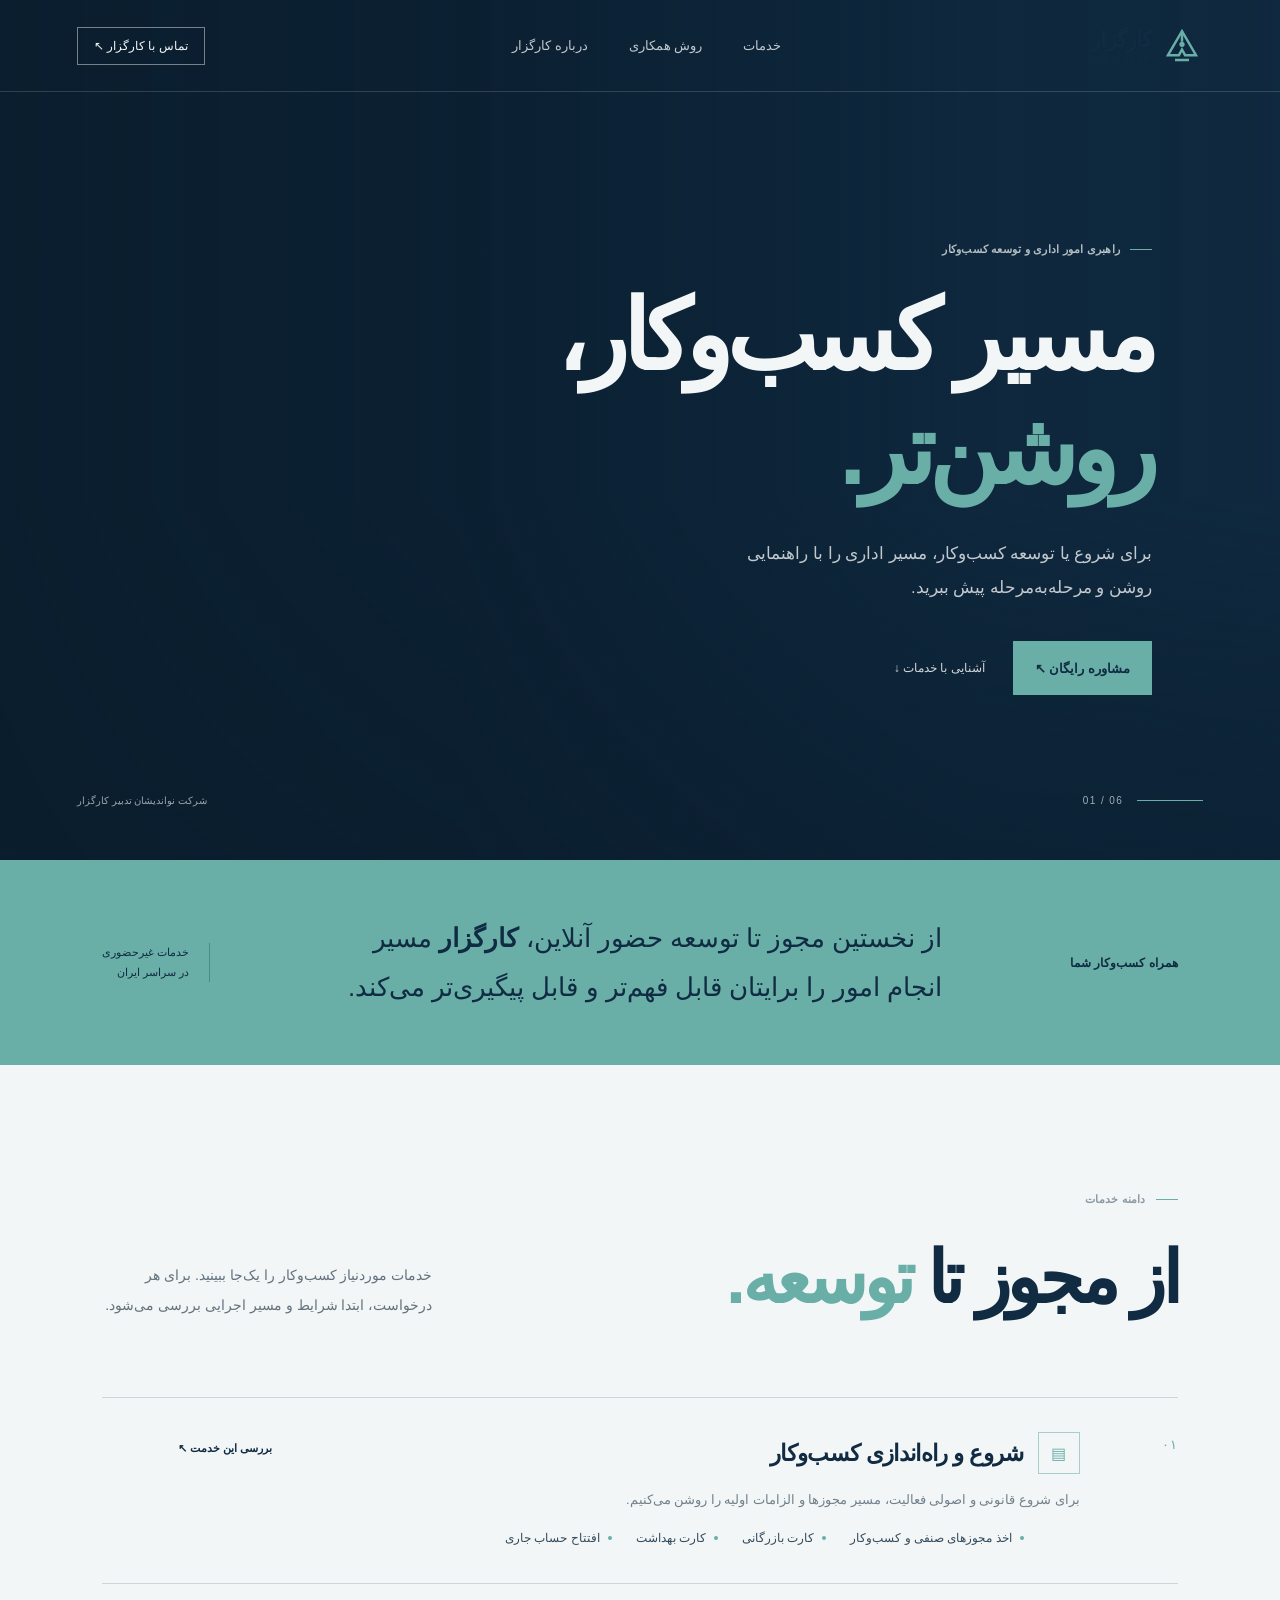
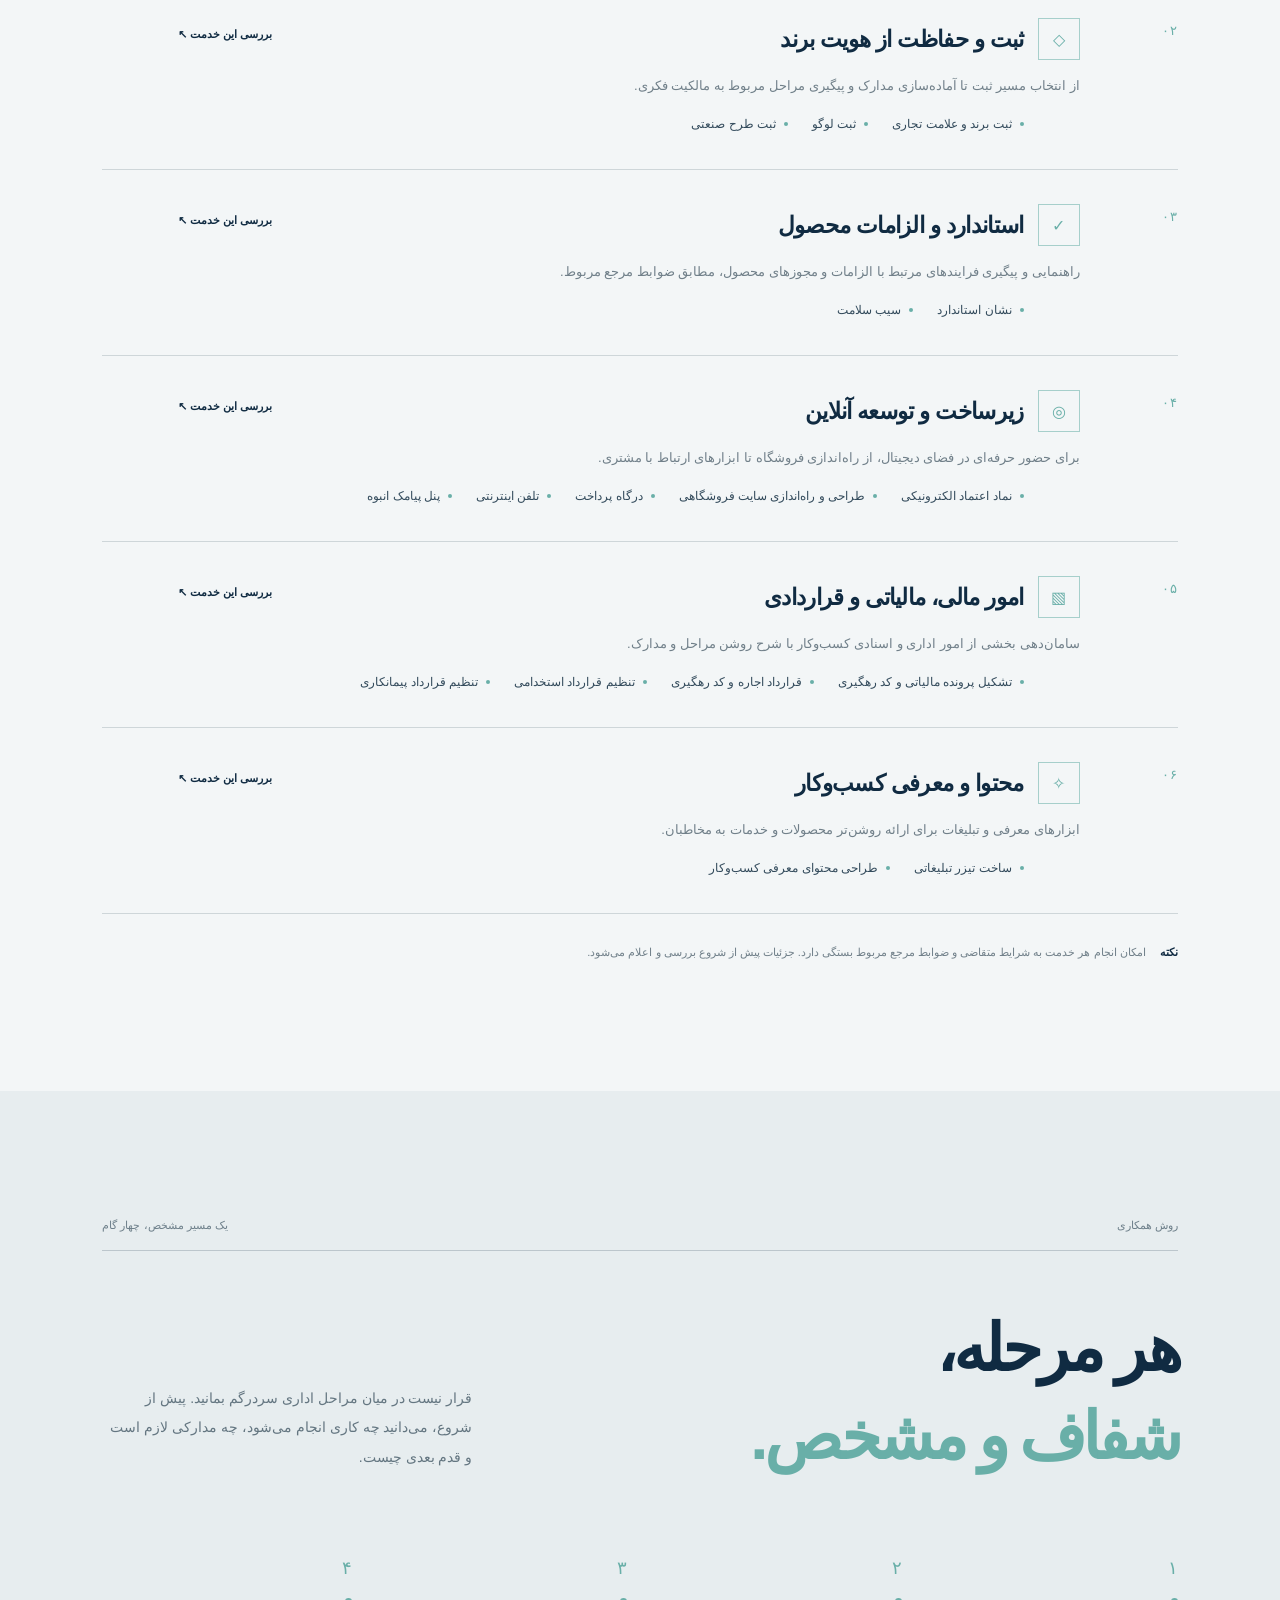
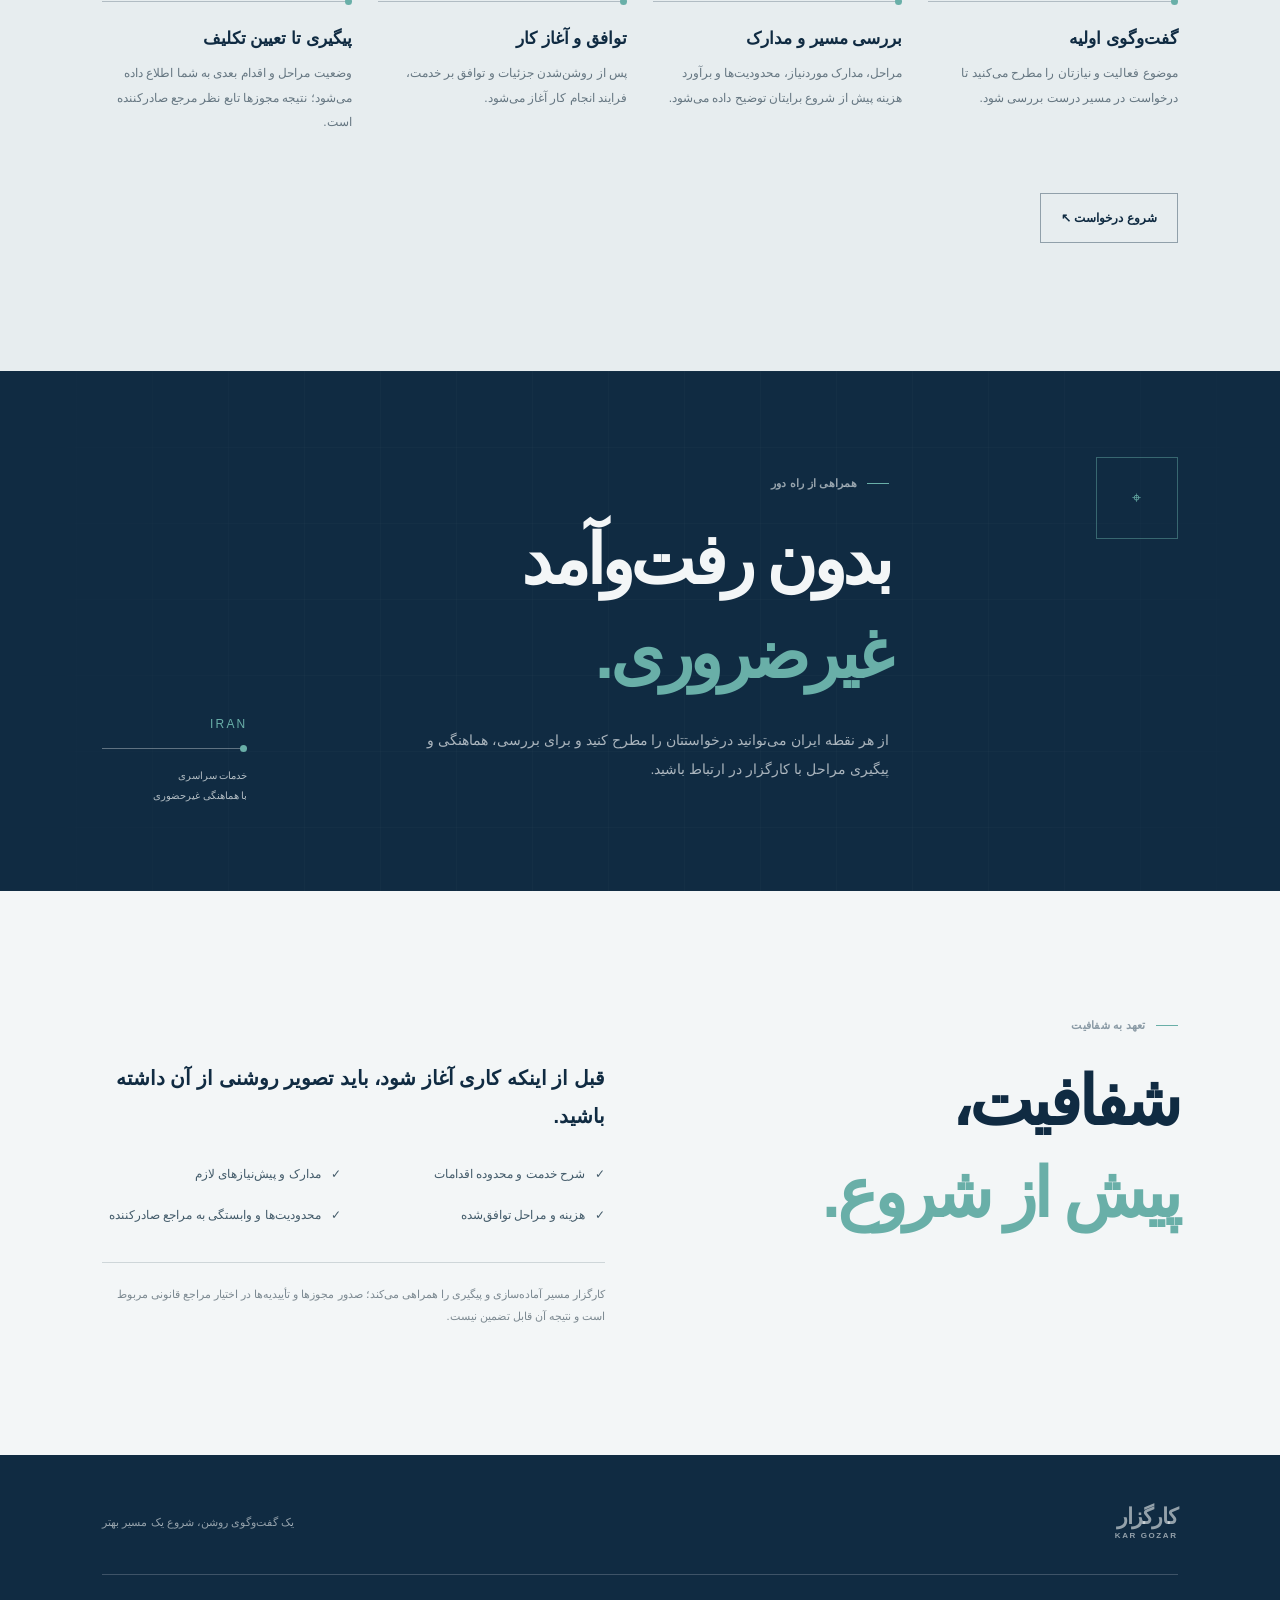
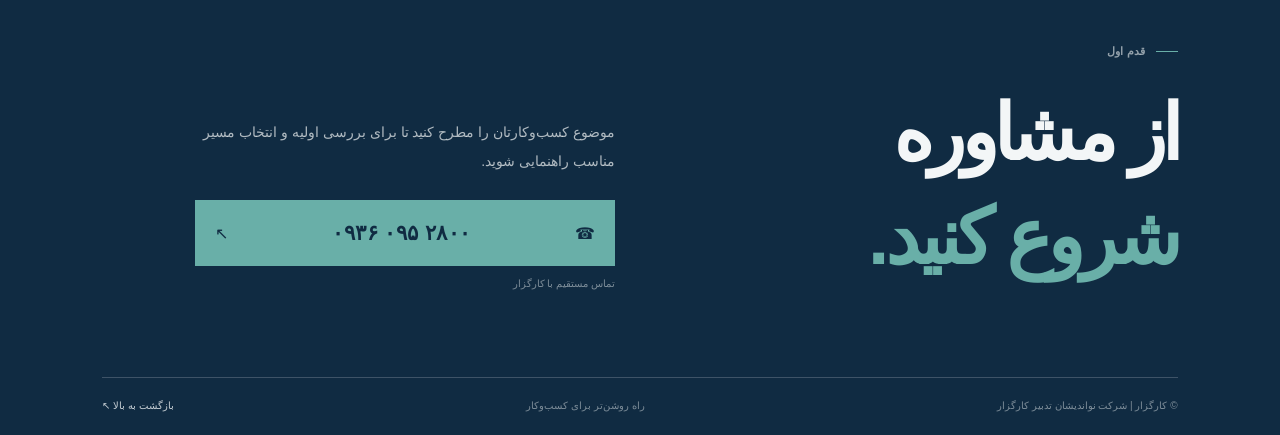
<file: index.html>
<!doctype html><html lang="fa" dir="rtl"><head><meta charset="utf-8"><meta name="viewport" content="width=device-width,initial-scale=1"><title>کارگزار | مسیر کسب‌وکار، روشن‌تر</title><meta name="description" content="خدمات اداری و توسعه کسب‌وکار به‌صورت غیرحضوری در سراسر ایران، با مشاوره اولیه رایگان."><meta name="theme-color" content="#102B42"><link rel="icon" href="/favicon.svg"><link rel="stylesheet" href="/styles.css"></head><body><main class="site-shell" dir="rtl">
<header class="site-header"><a class="brand-home" href="#top"><span class="brand-lockup"><svg class="brand-symbol" viewBox="0 0 48 48"><path d="M8 34.5 24 7l16 27.5H27.5L24 28l-3.5 6.5H8Z" fill="none" stroke="currentColor" stroke-width="2.8"/><path d="M16 40h16M24 7v12" fill="none" stroke="currentColor" stroke-width="2.8"/><circle cx="24" cy="22" r="3" fill="currentColor"/></svg><span class="brand-wordmark"><strong>کارگزار</strong><small>KAR GOZAR</small></span></span></a><nav class="main-nav"><a href="#services">خدمات</a><a href="#process">روش همکاری</a><a href="#about">درباره کارگزار</a></nav><a class="header-contact" href="tel:+989360952800">تماس با کارگزار ↖</a></header>
<section class="hero-section" id="top"><div class="hero-photo"></div><div class="hero-shade"></div><div class="hero-content"><p class="eyebrow hero-eyebrow"><span></span> راهبری امور اداری و توسعه کسب‌وکار</p><h1>مسیر کسب‌وکار،<br><em>روشن‌تر.</em></h1><p class="hero-lead">برای شروع یا توسعه کسب‌وکار، مسیر اداری را با راهنمایی روشن و مرحله‌به‌مرحله پیش ببرید.</p><div class="hero-actions"><a class="hero-primary" href="tel:+989360952800">مشاوره رایگان ↖</a><a class="hero-secondary" href="#services">آشنایی با خدمات ↓</a></div></div><div class="hero-index"><span>01 / 06</span><i></i></div><div class="hero-caption">شرکت نواندیشان تدبیر کارگزار</div></section>
<section class="intro-strip" id="about"><div class="intro-label">همراه کسب‌وکار شما</div><p>از نخستین مجوز تا توسعه حضور آنلاین، <strong>کارگزار</strong> مسیر انجام امور را برایتان قابل فهم‌تر و قابل پیگیری‌تر می‌کند.</p><div class="intro-side">خدمات غیرحضوری<br>در سراسر ایران</div></section>
<section class="services-section section-pad" id="services"><div class="section-heading"><div><p class="eyebrow"><span></span> دامنه خدمات</p><h2>از مجوز تا <em>توسعه.</em></h2></div><p class="section-summary">خدمات موردنیاز کسب‌وکار را یک‌جا ببینید. برای هر درخواست، ابتدا شرایط و مسیر اجرایی بررسی می‌شود.</p></div><div class="service-list">
<article class="service-row"><div class="service-index">۰۱</div><div class="service-main"><div class="service-title-line"><span class="service-icon">▤</span><h3>شروع و راه‌اندازی کسب‌وکار</h3></div><p>برای شروع قانونی و اصولی فعالیت، مسیر مجوزها و الزامات اولیه را روشن می‌کنیم.</p><ul><li><span></span>اخذ مجوزهای صنفی و کسب‌وکار</li><li><span></span>کارت بازرگانی</li><li><span></span>کارت بهداشت</li><li><span></span>افتتاح حساب جاری</li></ul></div><a class="service-link" href="#contact">بررسی این خدمت ↖</a></article><article class="service-row"><div class="service-index">۰۲</div><div class="service-main"><div class="service-title-line"><span class="service-icon">◇</span><h3>ثبت و حفاظت از هویت برند</h3></div><p>از انتخاب مسیر ثبت تا آماده‌سازی مدارک و پیگیری مراحل مربوط به مالکیت فکری.</p><ul><li><span></span>ثبت برند و علامت تجاری</li><li><span></span>ثبت لوگو</li><li><span></span>ثبت طرح صنعتی</li></ul></div><a class="service-link" href="#contact">بررسی این خدمت ↖</a></article><article class="service-row"><div class="service-index">۰۳</div><div class="service-main"><div class="service-title-line"><span class="service-icon">✓</span><h3>استاندارد و الزامات محصول</h3></div><p>راهنمایی و پیگیری فرایندهای مرتبط با الزامات و مجوزهای محصول، مطابق ضوابط مرجع مربوط.</p><ul><li><span></span>نشان استاندارد</li><li><span></span>سیب سلامت</li></ul></div><a class="service-link" href="#contact">بررسی این خدمت ↖</a></article><article class="service-row"><div class="service-index">۰۴</div><div class="service-main"><div class="service-title-line"><span class="service-icon">◎</span><h3>زیرساخت و توسعه آنلاین</h3></div><p>برای حضور حرفه‌ای در فضای دیجیتال، از راه‌اندازی فروشگاه تا ابزارهای ارتباط با مشتری.</p><ul><li><span></span>نماد اعتماد الکترونیکی</li><li><span></span>طراحی و راه‌اندازی سایت فروشگاهی</li><li><span></span>درگاه پرداخت</li><li><span></span>تلفن اینترنتی</li><li><span></span>پنل پیامک انبوه</li></ul></div><a class="service-link" href="#contact">بررسی این خدمت ↖</a></article><article class="service-row"><div class="service-index">۰۵</div><div class="service-main"><div class="service-title-line"><span class="service-icon">▧</span><h3>امور مالی، مالیاتی و قراردادی</h3></div><p>سامان‌دهی بخشی از امور اداری و اسنادی کسب‌وکار با شرح روشن مراحل و مدارک.</p><ul><li><span></span>تشکیل پرونده مالیاتی و کد رهگیری</li><li><span></span>قرارداد اجاره و کد رهگیری</li><li><span></span>تنظیم قرارداد استخدامی</li><li><span></span>تنظیم قرارداد پیمانکاری</li></ul></div><a class="service-link" href="#contact">بررسی این خدمت ↖</a></article><article class="service-row"><div class="service-index">۰۶</div><div class="service-main"><div class="service-title-line"><span class="service-icon">✧</span><h3>محتوا و معرفی کسب‌وکار</h3></div><p>ابزارهای معرفی و تبلیغات برای ارائه روشن‌تر محصولات و خدمات به مخاطبان.</p><ul><li><span></span>ساخت تیزر تبلیغاتی</li><li><span></span>طراحی محتوای معرفی کسب‌وکار</li></ul></div><a class="service-link" href="#contact">بررسی این خدمت ↖</a></article></div><div class="services-note"><span>نکته</span> امکان انجام هر خدمت به شرایط متقاضی و ضوابط مرجع مربوط بستگی دارد. جزئیات پیش از شروع بررسی و اعلام می‌شود.</div></section>
<section class="process-section section-pad" id="process"><div class="process-topline"><span>روش همکاری</span><span>یک مسیر مشخص، چهار گام</span></div><div class="process-heading"><h2>هر مرحله،<br><em>شفاف و مشخص.</em></h2><p>قرار نیست در میان مراحل اداری سردرگم بمانید. پیش از شروع، می‌دانید چه کاری انجام می‌شود، چه مدارکی لازم است و قدم بعدی چیست.</p></div><div class="steps-grid"><article class="step-item"><span class="step-number">۱</span><div class="step-rule"></div><h3>گفت‌وگوی اولیه</h3><p>موضوع فعالیت و نیازتان را مطرح می‌کنید تا درخواست در مسیر درست بررسی شود.</p></article><article class="step-item"><span class="step-number">۲</span><div class="step-rule"></div><h3>بررسی مسیر و مدارک</h3><p>مراحل، مدارک موردنیاز، محدودیت‌ها و برآورد هزینه پیش از شروع برایتان توضیح داده می‌شود.</p></article><article class="step-item"><span class="step-number">۳</span><div class="step-rule"></div><h3>توافق و آغاز کار</h3><p>پس از روشن‌شدن جزئیات و توافق بر خدمت، فرایند انجام کار آغاز می‌شود.</p></article><article class="step-item"><span class="step-number">۴</span><div class="step-rule"></div><h3>پیگیری تا تعیین تکلیف</h3><p>وضعیت مراحل و اقدام بعدی به شما اطلاع داده می‌شود؛ نتیجه مجوزها تابع نظر مرجع صادرکننده است.</p></article></div><a class="process-cta" href="tel:+989360952800">شروع درخواست ↖</a></section>
<section class="remote-section"><div class="remote-mark">⌖</div><div class="remote-copy"><p class="eyebrow"><span></span> همراهی از راه دور</p><h2>بدون رفت‌وآمد<br><em>غیرضروری.</em></h2><p>از هر نقطه ایران می‌توانید درخواستتان را مطرح کنید و برای بررسی، هماهنگی و پیگیری مراحل با کارگزار در ارتباط باشید.</p></div><div class="remote-aside"><span>IRAN</span><div class="remote-line"></div><small>خدمات سراسری<br>با هماهنگی غیرحضوری</small></div></section>
<section class="clarity-section section-pad"><div class="clarity-heading"><p class="eyebrow"><span></span> تعهد به شفافیت</p><h2>شفافیت،<br><em>پیش از شروع.</em></h2></div><div class="clarity-content"><p class="clarity-lead">قبل از اینکه کاری آغاز شود، باید تصویر روشنی از آن داشته باشید.</p><div class="clarity-points"><div>✓ <span>شرح خدمت و محدوده اقدامات</span></div><div>✓ <span>مدارک و پیش‌نیازهای لازم</span></div><div>✓ <span>هزینه و مراحل توافق‌شده</span></div><div>✓ <span>محدودیت‌ها و وابستگی به مراجع صادرکننده</span></div></div><p class="clarity-footnote">کارگزار مسیر آماده‌سازی و پیگیری را همراهی می‌کند؛ صدور مجوزها و تأییدیه‌ها در اختیار مراجع قانونی مربوط است و نتیجه آن قابل تضمین نیست.</p></div></section>
<section class="contact-section" id="contact"><div class="contact-top"><span class="brand-lockup brand-lockup-light"><span class="brand-wordmark"><strong>کارگزار</strong><small>KAR GOZAR</small></span></span><span>یک گفت‌وگوی روشن، شروع یک مسیر بهتر</span></div><div class="contact-main"><div><p class="eyebrow"><span></span> قدم اول</p><h2>از مشاوره<br><em>شروع کنید.</em></h2></div><div class="contact-action-wrap"><p>موضوع کسب‌وکارتان را مطرح کنید تا برای بررسی اولیه و انتخاب مسیر مناسب راهنمایی شوید.</p><a class="contact-action" href="tel:+989360952800"><span>☎</span><strong>۰۹۳۶ ۰۹۵ ۲۸۰۰</strong><span>↖</span></a><small>تماس مستقیم با کارگزار</small></div></div><footer class="site-footer"><span>© کارگزار | شرکت نواندیشان تدبیر کارگزار</span><span>راه روشن‌تر برای کسب‌وکار</span><a href="#top">بازگشت به بالا ↖</a></footer></section></main></body></html>
</file>
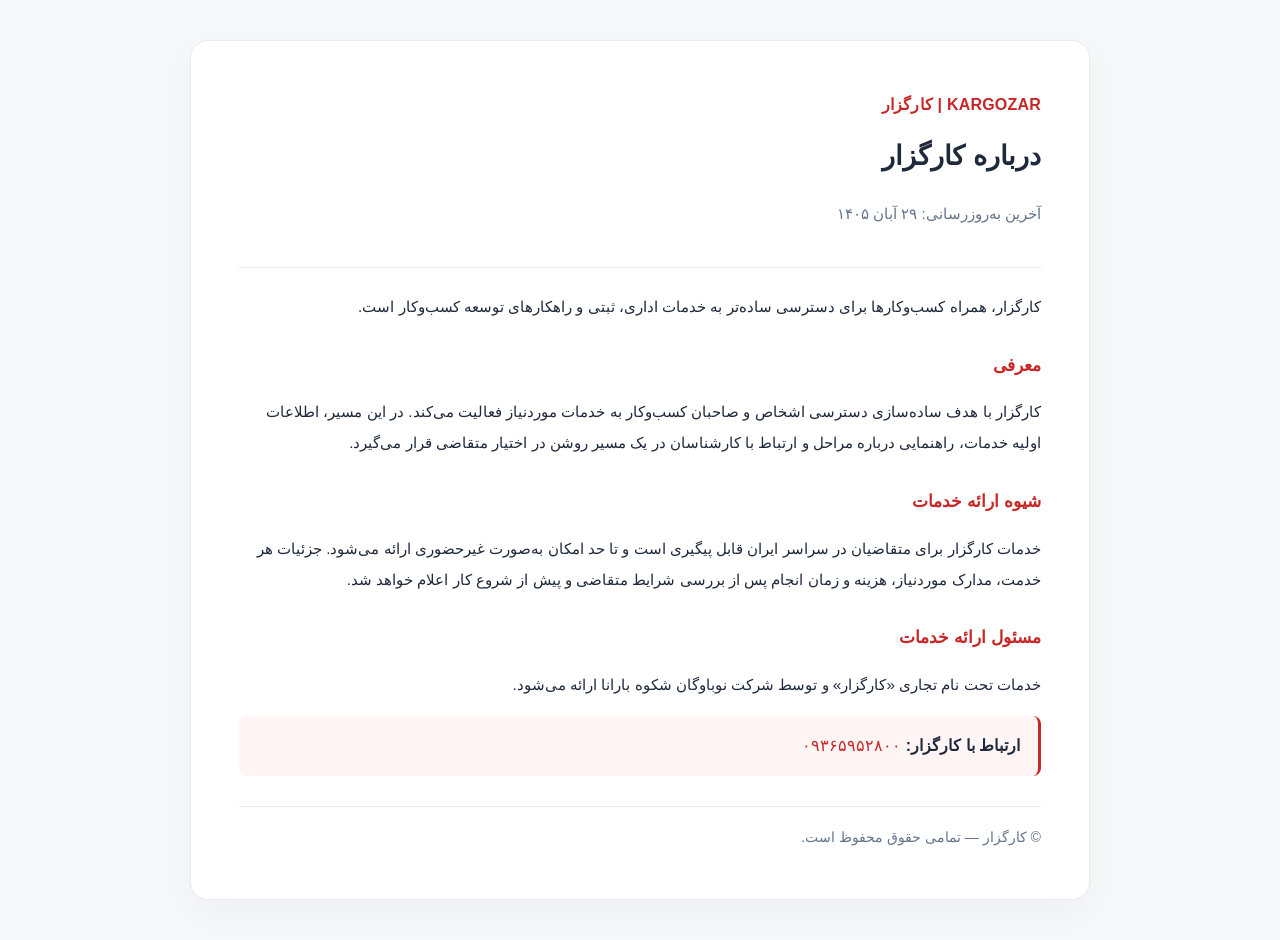
<file: docs/about-kargozar-fa.html>
<!doctype html>
<html lang="fa" dir="rtl">
<head><meta charset="utf-8"><meta name="viewport" content="width=device-width, initial-scale=1"><meta name="robots" content="index,follow"><title>درباره کارگزار</title><style>
:root{color-scheme:light;--ink:#1e293b;--muted:#64748b;--line:#e8eaf0;--brand:#c62828;--bg:#f7f8fa}
*{box-sizing:border-box}body{margin:0;background:var(--bg);color:var(--ink);font-family:Tahoma,Arial,sans-serif;line-height:2}
main{max-width:900px;margin:40px auto;padding:clamp(20px,5vw,48px);background:#fff;border:1px solid var(--line);border-radius:18px;box-shadow:0 12px 40px #1720330a}
header{padding-bottom:22px;border-bottom:1px solid var(--line);margin-bottom:24px}.brand{color:var(--brand);font-weight:800;letter-spacing:.2px}
h1{font-size:1.7rem;margin:.5rem 0}h2{font-size:1.08rem;margin:25px 0 7px;color:var(--brand)}
p,li{font-size:.96rem}small,.muted{color:var(--muted)}ul{padding-right:22px}
.notice{padding:14px 18px;background:#fff5f5;border-right:3px solid var(--brand);border-radius:8px}
a{color:var(--brand);text-decoration:none}footer{margin-top:30px;padding-top:16px;border-top:1px solid var(--line);color:var(--muted);font-size:.88rem}
@media(max-width:600px){main{margin:0;border-radius:0;border:0;min-height:100vh}}
</style></head>
<body><main>
<header><div class="brand">KARGOZAR | کارگزار</div><h1>درباره کارگزار</h1><p class="muted">آخرین به‌روزرسانی: ۲۹ آبان ۱۴۰۵</p></header>
<p>کارگزار، همراه کسب‌وکارها برای دسترسی ساده‌تر به خدمات اداری، ثبتی و راهکارهای توسعه کسب‌وکار است.</p>
<h2>معرفی</h2><p>کارگزار با هدف ساده‌سازی دسترسی اشخاص و صاحبان کسب‌وکار به خدمات موردنیاز فعالیت می‌کند. در این مسیر، اطلاعات اولیه خدمات، راهنمایی درباره مراحل و ارتباط با کارشناسان در یک مسیر روشن در اختیار متقاضی قرار می‌گیرد.</p>
<h2>شیوه ارائه خدمات</h2><p>خدمات کارگزار برای متقاضیان در سراسر ایران قابل پیگیری است و تا حد امکان به‌صورت غیرحضوری ارائه می‌شود. جزئیات هر خدمت، مدارک موردنیاز، هزینه و زمان انجام پس از بررسی شرایط متقاضی و پیش از شروع کار اعلام خواهد شد.</p>
<h2>مسئول ارائه خدمات</h2><p>خدمات تحت نام تجاری «کارگزار» و توسط شرکت نوباوگان شکوه بارانا ارائه می‌شود.</p>
<div class="notice"><strong>ارتباط با کارگزار:</strong> <a href="tel:09365952800">۰۹۳۶۵۹۵۲۸۰۰</a></div>
<footer>© کارگزار — تمامی حقوق محفوظ است.</footer>
</main></body></html>
</file>
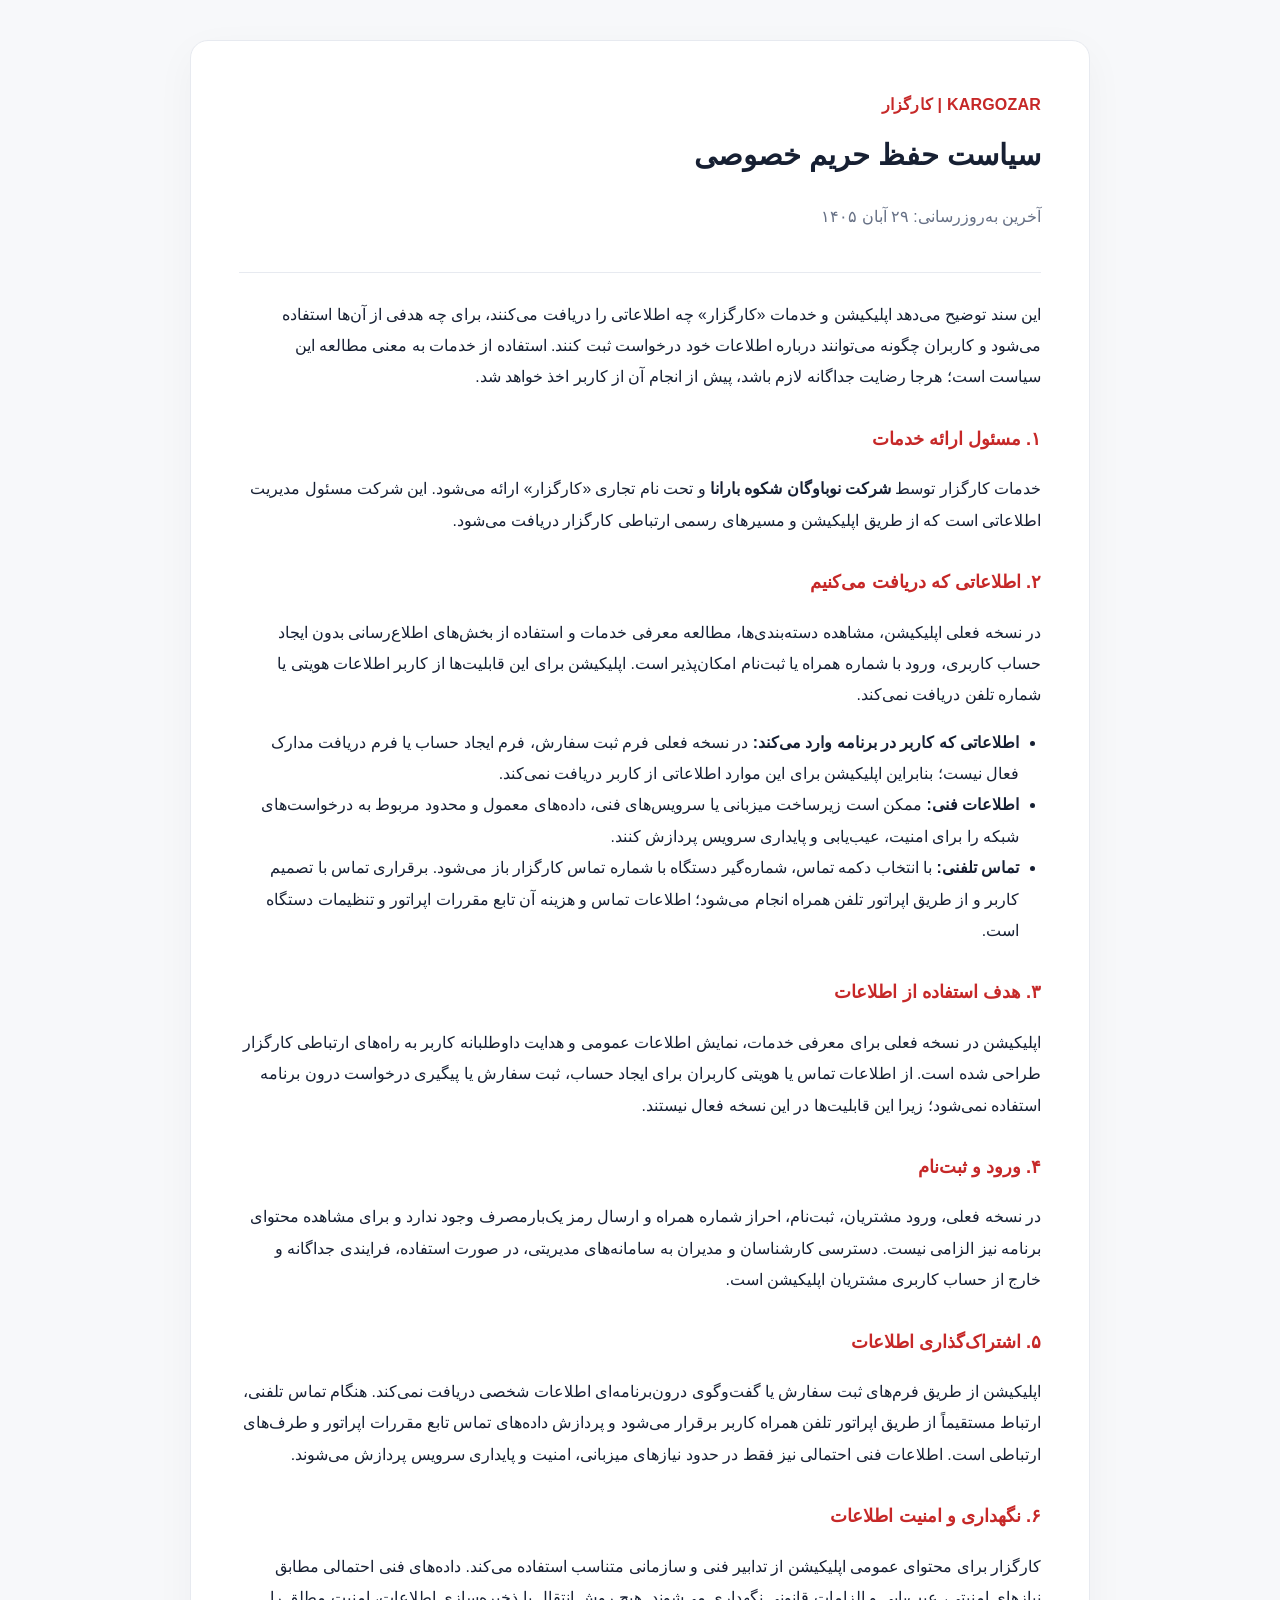
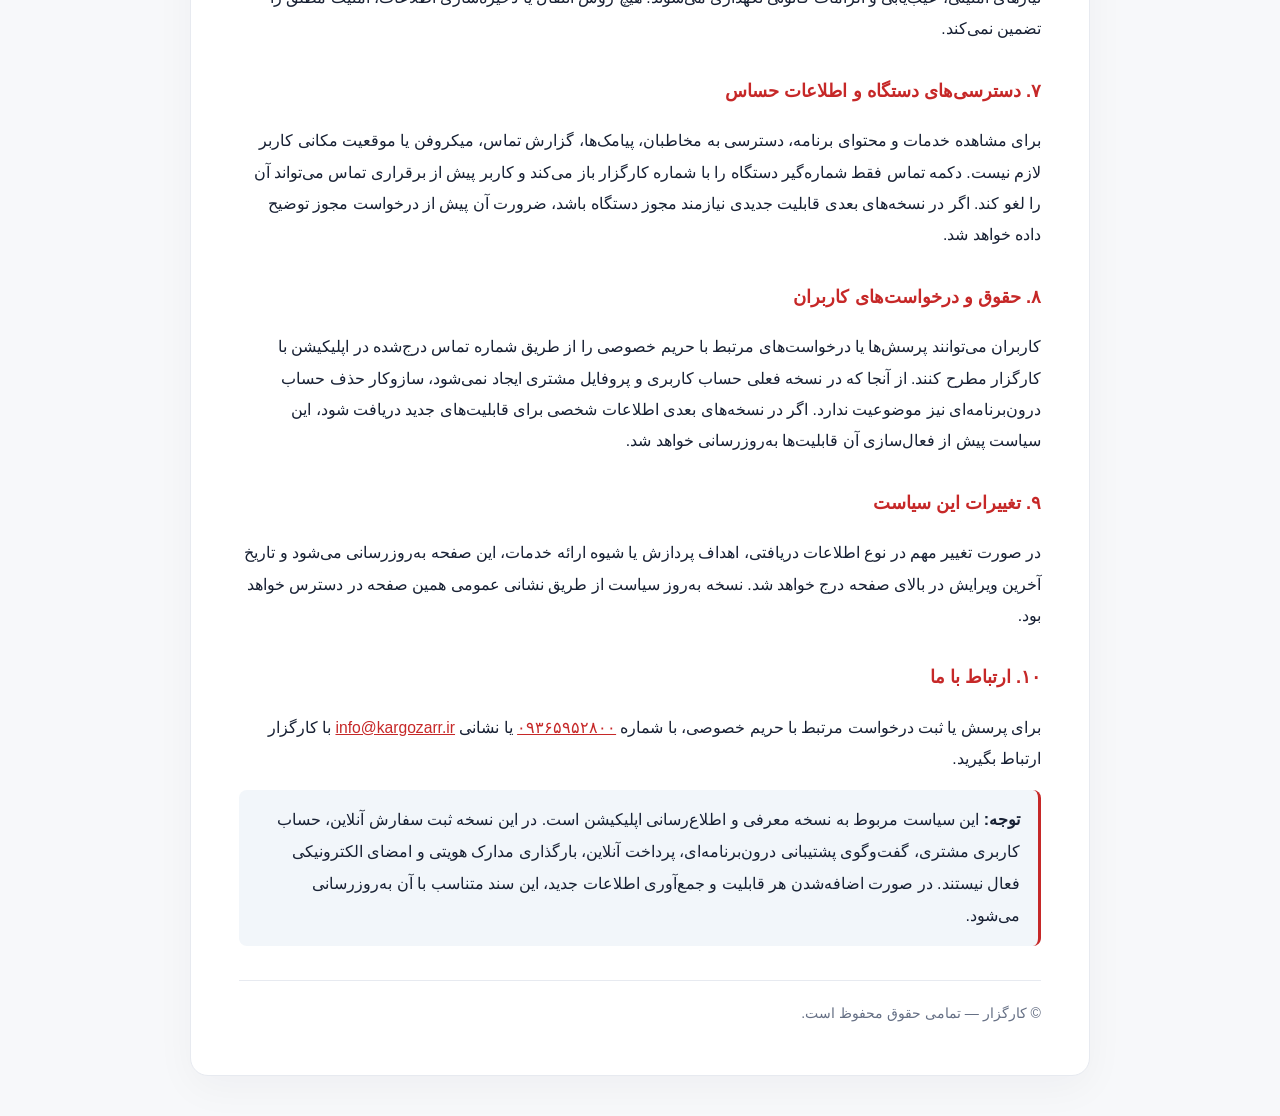
<file: docs/privacy-policy-fa.html>
<!doctype html>
<html lang="fa" dir="rtl">
<head>
<meta charset="utf-8">
<meta name="viewport" content="width=device-width, initial-scale=1">
<meta name="robots" content="index,follow">
<title>سیاست حفظ حریم خصوصی | کارگزار</title>
<style>
:root{color-scheme:light;--ink:#172033;--muted:#667085;--line:#e7eaf0;--brand:#c62828;--bg:#f7f8fa}
*{box-sizing:border-box}body{margin:0;background:var(--bg);color:var(--ink);font-family:Tahoma,Arial,sans-serif;line-height:2}
main{max-width:900px;margin:40px auto;padding:clamp(20px,5vw,48px);background:#fff;border:1px solid var(--line);border-radius:18px;box-shadow:0 12px 40px #1720330a}
header{padding-bottom:24px;border-bottom:1px solid var(--line);margin-bottom:26px}
.brand{color:var(--brand);font-weight:700;letter-spacing:.2px}
h1{font-size:1.8rem;margin:.4rem 0}h2{font-size:1.15rem;margin:28px 0 8px;color:var(--brand)}
p,li{font-size:.98rem}small,.muted{color:var(--muted)}
ul{padding-right:22px}a{color:var(--brand)}
.notice{padding:14px 18px;background:#f2f6fa;border-right:3px solid var(--brand);border-radius:8px}
footer{margin-top:34px;padding-top:18px;border-top:1px solid var(--line);color:var(--muted);font-size:.88rem}
@media(max-width:600px){main{margin:0;border-radius:0;border:0;min-height:100vh}}
</style>
</head>
<body>
<main>
<header>
<div class="brand">KARGOZAR | کارگزار</div>
<h1>سیاست حفظ حریم خصوصی</h1>
<p class="muted">آخرین به‌روزرسانی: ۲۹ آبان ۱۴۰۵</p>
</header>

<p>این سند توضیح می‌دهد اپلیکیشن و خدمات «کارگزار» چه اطلاعاتی را دریافت می‌کنند، برای چه هدفی از آن‌ها استفاده می‌شود و کاربران چگونه می‌توانند درباره اطلاعات خود درخواست ثبت کنند. استفاده از خدمات به معنی مطالعه این سیاست است؛ هرجا رضایت جداگانه لازم باشد، پیش از انجام آن از کاربر اخذ خواهد شد.</p>

<h2>۱. مسئول ارائه خدمات</h2>
<p>خدمات کارگزار توسط <strong>شرکت نوباوگان شکوه بارانا</strong> و تحت نام تجاری «کارگزار» ارائه می‌شود. این شرکت مسئول مدیریت اطلاعاتی است که از طریق اپلیکیشن و مسیرهای رسمی ارتباطی کارگزار دریافت می‌شود.</p>

<h2>۲. اطلاعاتی که دریافت می‌کنیم</h2>
<p>در نسخه فعلی اپلیکیشن، مشاهده دسته‌بندی‌ها، مطالعه معرفی خدمات و استفاده از بخش‌های اطلاع‌رسانی بدون ایجاد حساب کاربری، ورود با شماره همراه یا ثبت‌نام امکان‌پذیر است. اپلیکیشن برای این قابلیت‌ها از کاربر اطلاعات هویتی یا شماره تلفن دریافت نمی‌کند.</p>
<ul>
<li><strong>اطلاعاتی که کاربر در برنامه وارد می‌کند:</strong> در نسخه فعلی فرم ثبت سفارش، فرم ایجاد حساب یا فرم دریافت مدارک فعال نیست؛ بنابراین اپلیکیشن برای این موارد اطلاعاتی از کاربر دریافت نمی‌کند.</li>
<li><strong>اطلاعات فنی:</strong> ممکن است زیرساخت میزبانی یا سرویس‌های فنی، داده‌های معمول و محدود مربوط به درخواست‌های شبکه را برای امنیت، عیب‌یابی و پایداری سرویس پردازش کنند.</li>
<li><strong>تماس تلفنی:</strong> با انتخاب دکمه تماس، شماره‌گیر دستگاه با شماره تماس کارگزار باز می‌شود. برقراری تماس با تصمیم کاربر و از طریق اپراتور تلفن همراه انجام می‌شود؛ اطلاعات تماس و هزینه آن تابع مقررات اپراتور و تنظیمات دستگاه است.</li>
</ul>

<h2>۳. هدف استفاده از اطلاعات</h2>
<p>اپلیکیشن در نسخه فعلی برای معرفی خدمات، نمایش اطلاعات عمومی و هدایت داوطلبانه کاربر به راه‌های ارتباطی کارگزار طراحی شده است. از اطلاعات تماس یا هویتی کاربران برای ایجاد حساب، ثبت سفارش یا پیگیری درخواست درون برنامه استفاده نمی‌شود؛ زیرا این قابلیت‌ها در این نسخه فعال نیستند.</p>

<h2>۴. ورود و ثبت‌نام</h2>
<p>در نسخه فعلی، ورود مشتریان، ثبت‌نام، احراز شماره همراه و ارسال رمز یک‌بارمصرف وجود ندارد و برای مشاهده محتوای برنامه نیز الزامی نیست. دسترسی کارشناسان و مدیران به سامانه‌های مدیریتی، در صورت استفاده، فرایندی جداگانه و خارج از حساب کاربری مشتریان اپلیکیشن است.</p>

<h2>۵. اشتراک‌گذاری اطلاعات</h2>
<p>اپلیکیشن از طریق فرم‌های ثبت سفارش یا گفت‌وگوی درون‌برنامه‌ای اطلاعات شخصی دریافت نمی‌کند. هنگام تماس تلفنی، ارتباط مستقیماً از طریق اپراتور تلفن همراه کاربر برقرار می‌شود و پردازش داده‌های تماس تابع مقررات اپراتور و طرف‌های ارتباطی است. اطلاعات فنی احتمالی نیز فقط در حدود نیازهای میزبانی، امنیت و پایداری سرویس پردازش می‌شوند.</p>

<h2>۶. نگهداری و امنیت اطلاعات</h2>
<p>کارگزار برای محتوای عمومی اپلیکیشن از تدابیر فنی و سازمانی متناسب استفاده می‌کند. داده‌های فنی احتمالی مطابق نیازهای امنیتی، عیب‌یابی و الزامات قانونی نگهداری می‌شوند. هیچ روش انتقال یا ذخیره‌سازی اطلاعات، امنیت مطلق را تضمین نمی‌کند.</p>

<h2>۷. دسترسی‌های دستگاه و اطلاعات حساس</h2>
<p>برای مشاهده خدمات و محتوای برنامه، دسترسی به مخاطبان، پیامک‌ها، گزارش تماس، میکروفن یا موقعیت مکانی کاربر لازم نیست. دکمه تماس فقط شماره‌گیر دستگاه را با شماره کارگزار باز می‌کند و کاربر پیش از برقراری تماس می‌تواند آن را لغو کند. اگر در نسخه‌های بعدی قابلیت جدیدی نیازمند مجوز دستگاه باشد، ضرورت آن پیش از درخواست مجوز توضیح داده خواهد شد.</p>

<h2>۸. حقوق و درخواست‌های کاربران</h2>
<p>کاربران می‌توانند پرسش‌ها یا درخواست‌های مرتبط با حریم خصوصی را از طریق شماره تماس درج‌شده در اپلیکیشن با کارگزار مطرح کنند. از آنجا که در نسخه فعلی حساب کاربری و پروفایل مشتری ایجاد نمی‌شود، سازوکار حذف حساب درون‌برنامه‌ای نیز موضوعیت ندارد. اگر در نسخه‌های بعدی اطلاعات شخصی برای قابلیت‌های جدید دریافت شود، این سیاست پیش از فعال‌سازی آن قابلیت‌ها به‌روزرسانی خواهد شد.</p>

<h2>۹. تغییرات این سیاست</h2>
<p>در صورت تغییر مهم در نوع اطلاعات دریافتی، اهداف پردازش یا شیوه ارائه خدمات، این صفحه به‌روزرسانی می‌شود و تاریخ آخرین ویرایش در بالای صفحه درج خواهد شد. نسخه به‌روز سیاست از طریق نشانی عمومی همین صفحه در دسترس خواهد بود.</p>

<h2>۱۰. ارتباط با ما</h2>
<p>برای پرسش یا ثبت درخواست مرتبط با حریم خصوصی، با شماره <a href="tel:09365952800">۰۹۳۶۵۹۵۲۸۰۰</a> یا نشانی <a href="mailto:info@kargozarr.ir">info@kargozarr.ir</a> با کارگزار ارتباط بگیرید.</p>

<div class="notice"><strong>توجه:</strong> این سیاست مربوط به نسخه معرفی و اطلاع‌رسانی اپلیکیشن است. در این نسخه ثبت سفارش آنلاین، حساب کاربری مشتری، گفت‌وگوی پشتیبانی درون‌برنامه‌ای، پرداخت آنلاین، بارگذاری مدارک هویتی و امضای الکترونیکی فعال نیستند. در صورت اضافه‌شدن هر قابلیت و جمع‌آوری اطلاعات جدید، این سند متناسب با آن به‌روزرسانی می‌شود.</div>

<footer>© کارگزار — تمامی حقوق محفوظ است.</footer>
</main>
</body>
</html>
</file>
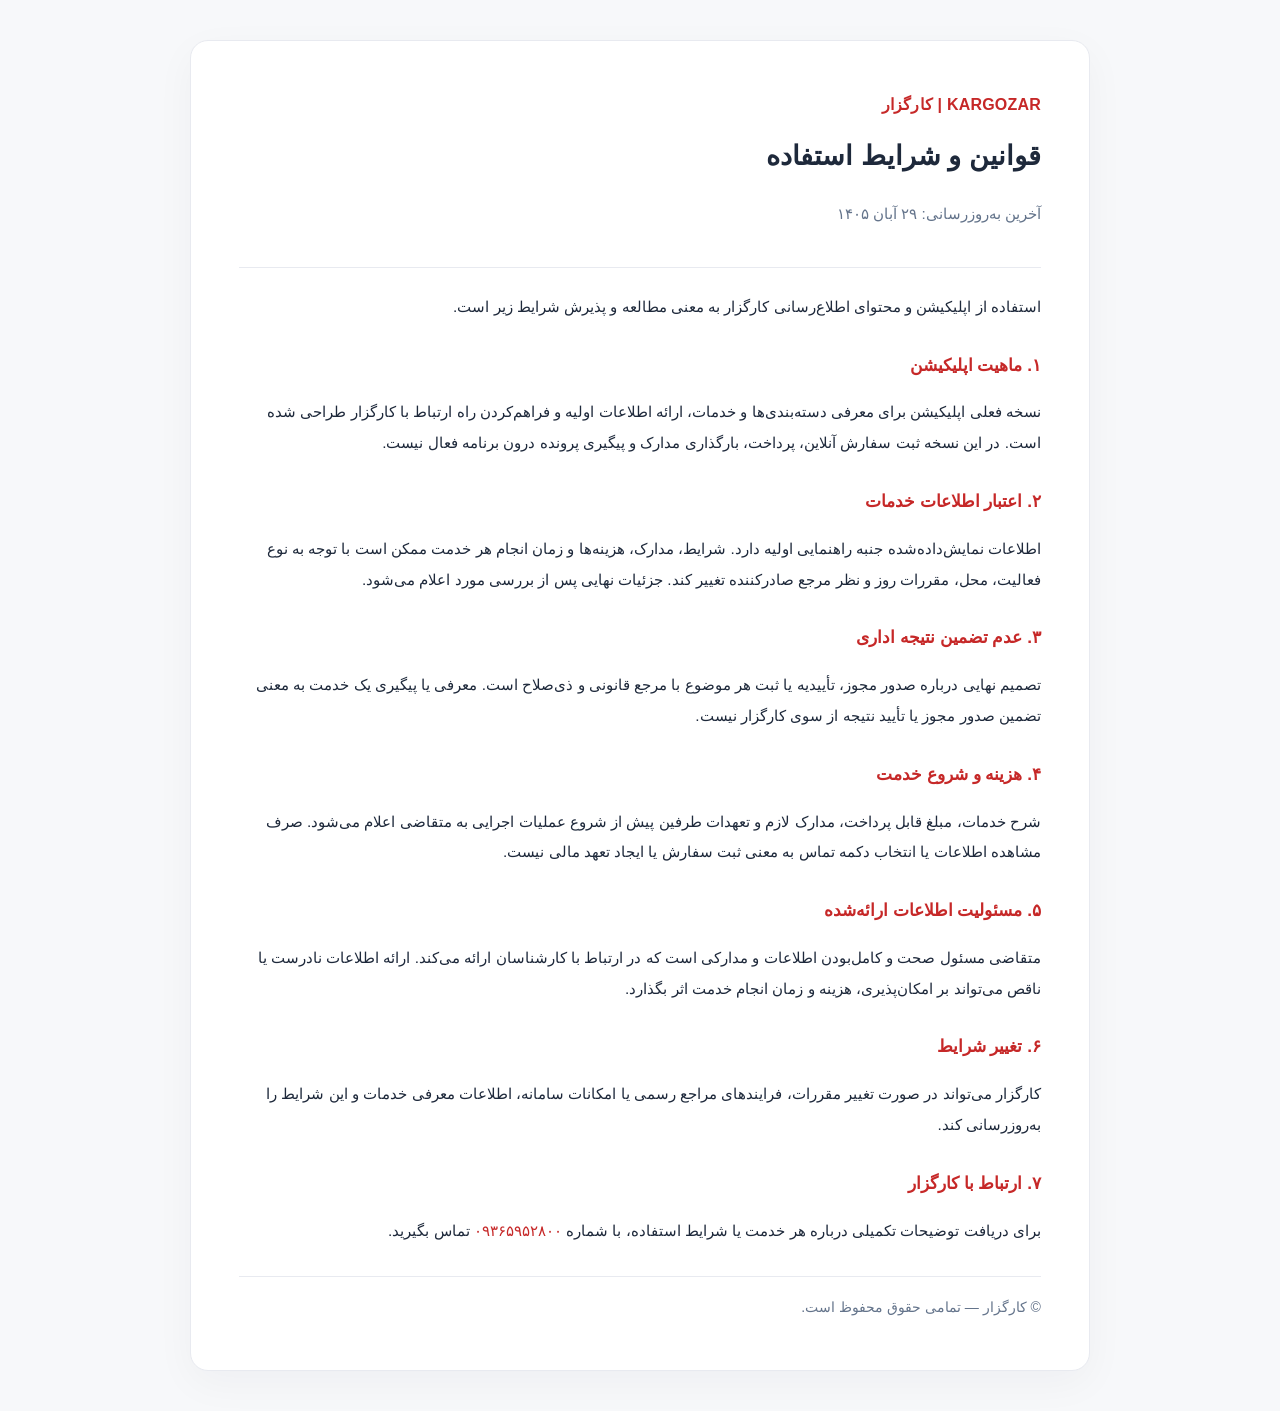
<file: docs/terms-of-use-fa.html>
<!doctype html>
<html lang="fa" dir="rtl">
<head><meta charset="utf-8"><meta name="viewport" content="width=device-width, initial-scale=1"><meta name="robots" content="index,follow"><title>قوانین و شرایط استفاده | کارگزار</title><style>
:root{color-scheme:light;--ink:#1e293b;--muted:#64748b;--line:#e8eaf0;--brand:#c62828;--bg:#f7f8fa}
*{box-sizing:border-box}body{margin:0;background:var(--bg);color:var(--ink);font-family:Tahoma,Arial,sans-serif;line-height:2}
main{max-width:900px;margin:40px auto;padding:clamp(20px,5vw,48px);background:#fff;border:1px solid var(--line);border-radius:18px;box-shadow:0 12px 40px #1720330a}
header{padding-bottom:22px;border-bottom:1px solid var(--line);margin-bottom:24px}.brand{color:var(--brand);font-weight:800;letter-spacing:.2px}
h1{font-size:1.7rem;margin:.5rem 0}h2{font-size:1.08rem;margin:25px 0 7px;color:var(--brand)}
p,li{font-size:.96rem}small,.muted{color:var(--muted)}ul{padding-right:22px}
.notice{padding:14px 18px;background:#fff5f5;border-right:3px solid var(--brand);border-radius:8px}
a{color:var(--brand);text-decoration:none}footer{margin-top:30px;padding-top:16px;border-top:1px solid var(--line);color:var(--muted);font-size:.88rem}
@media(max-width:600px){main{margin:0;border-radius:0;border:0;min-height:100vh}}
</style></head>
<body><main>
<header><div class="brand">KARGOZAR | کارگزار</div><h1>قوانین و شرایط استفاده</h1><p class="muted">آخرین به‌روزرسانی: ۲۹ آبان ۱۴۰۵</p></header>
<p>استفاده از اپلیکیشن و محتوای اطلاع‌رسانی کارگزار به معنی مطالعه و پذیرش شرایط زیر است.</p>
<h2>۱. ماهیت اپلیکیشن</h2><p>نسخه فعلی اپلیکیشن برای معرفی دسته‌بندی‌ها و خدمات، ارائه اطلاعات اولیه و فراهم‌کردن راه ارتباط با کارگزار طراحی شده است. در این نسخه ثبت سفارش آنلاین، پرداخت، بارگذاری مدارک و پیگیری پرونده درون برنامه فعال نیست.</p>
<h2>۲. اعتبار اطلاعات خدمات</h2><p>اطلاعات نمایش‌داده‌شده جنبه راهنمایی اولیه دارد. شرایط، مدارک، هزینه‌ها و زمان انجام هر خدمت ممکن است با توجه به نوع فعالیت، محل، مقررات روز و نظر مرجع صادرکننده تغییر کند. جزئیات نهایی پس از بررسی مورد اعلام می‌شود.</p>
<h2>۳. عدم تضمین نتیجه اداری</h2><p>تصمیم نهایی درباره صدور مجوز، تأییدیه یا ثبت هر موضوع با مرجع قانونی و ذی‌صلاح است. معرفی یا پیگیری یک خدمت به معنی تضمین صدور مجوز یا تأیید نتیجه از سوی کارگزار نیست.</p>
<h2>۴. هزینه و شروع خدمت</h2><p>شرح خدمات، مبلغ قابل پرداخت، مدارک لازم و تعهدات طرفین پیش از شروع عملیات اجرایی به متقاضی اعلام می‌شود. صرف مشاهده اطلاعات یا انتخاب دکمه تماس به معنی ثبت سفارش یا ایجاد تعهد مالی نیست.</p>
<h2>۵. مسئولیت اطلاعات ارائه‌شده</h2><p>متقاضی مسئول صحت و کامل‌بودن اطلاعات و مدارکی است که در ارتباط با کارشناسان ارائه می‌کند. ارائه اطلاعات نادرست یا ناقص می‌تواند بر امکان‌پذیری، هزینه و زمان انجام خدمت اثر بگذارد.</p>
<h2>۶. تغییر شرایط</h2><p>کارگزار می‌تواند در صورت تغییر مقررات، فرایندهای مراجع رسمی یا امکانات سامانه، اطلاعات معرفی خدمات و این شرایط را به‌روزرسانی کند.</p>
<h2>۷. ارتباط با کارگزار</h2><p>برای دریافت توضیحات تکمیلی درباره هر خدمت یا شرایط استفاده، با شماره <a href="tel:09365952800">۰۹۳۶۵۹۵۲۸۰۰</a> تماس بگیرید.</p>
<footer>© کارگزار — تمامی حقوق محفوظ است.</footer>
</main></body></html>
</file>
<file: styles.css>
:root {
  --kg-navy: #102B42;
  --kg-paper: #F3F6F7;
  --kg-teal: #69AFA8;
  --kg-gold: #B9A77B;
  --kg-slate: #8A9AA5;
  --kg-ink: #142B3B;
  --kg-line: rgba(16, 43, 66, 0.16);
  --kg-font: "Vazirmatn", "IRANSansX", Tahoma, "Segoe UI", sans-serif;
}

@layer base {
  html { background: var(--kg-paper); color: var(--kg-ink); color-scheme: light; scroll-behavior: smooth; }
  body { min-height: 100vh; margin: 0; background: var(--kg-paper); color: var(--kg-ink); font-family: var(--kg-font); -webkit-font-smoothing: antialiased; }
  * { box-sizing: border-box; }
  a { color: inherit; text-decoration: none; }
  button, a { -webkit-tap-highlight-color: transparent; }
  ::selection { background: rgba(105, 175, 168, .35); color: var(--kg-navy); }
}

.site-shell { overflow: clip; background: var(--kg-paper); }
.site-header { position: absolute; z-index: 20; inset: 0 0 auto; height: 92px; display: flex; align-items: center; justify-content: space-between; padding: 0 clamp(22px, 6vw, 92px); color: var(--kg-paper); border-bottom: 1px solid rgba(243,246,247,.16); }
.brand-home { display: inline-flex; align-items: center; }
.brand-lockup { display: inline-flex; align-items: center; gap: 10px; color: var(--kg-navy); }
.brand-symbol { width: 42px; height: 42px; flex: none; color: var(--kg-teal); }
.brand-wordmark { display: flex; flex-direction: column; line-height: 1.05; gap: 4px; }
.brand-wordmark strong { font-size: 22px; font-weight: 800; letter-spacing: -.04em; }
.brand-wordmark small { direction: ltr; text-align: right; font-family: "Montserrat", sans-serif; font-size: 8px; font-weight: 600; letter-spacing: .2em; }
.brand-lockup-light { color: var(--kg-paper); }
.brand-lockup-light .brand-symbol { color: var(--kg-teal); }
.main-nav { display: flex; align-items: center; gap: clamp(22px, 3.2vw, 52px); font-size: 13px; color: rgba(243,246,247,.78); }
.main-nav a { transition: color .25s ease; }
.main-nav a:hover { color: white; }
.header-contact { display: inline-flex; align-items: center; gap: 12px; padding: 11px 16px; border: 1px solid rgba(243,246,247,.46); font-size: 12px; transition: background .25s ease, color .25s ease; }
.header-contact:hover { background: var(--kg-paper); color: var(--kg-navy); }
.hero-section { position: relative; min-height: min(860px, 100svh); min-height: max(680px, min(860px, 100svh)); display: flex; align-items: center; isolation: isolate; overflow: hidden; background: var(--kg-navy); color: var(--kg-paper); }
.hero-photo, .hero-shade { position: absolute; inset: 0; z-index: -2; }
.hero-photo { background-image: url('https://kargozar-services.vercel.app/assets/brand/kar-gozar-hero.webp'); background-size: cover; background-position: center 54%; transform: scale(1.015); animation: hero-arrive 1.1s cubic-bezier(.2,.7,.2,1) both; }
.hero-shade { z-index: -1; background: linear-gradient(90deg, rgba(10,29,45,.94) 0%, rgba(10,29,45,.78) 36%, rgba(10,29,45,.24) 76%, rgba(10,29,45,.16) 100%), linear-gradient(0deg, rgba(10,29,45,.54), transparent 42%); }
.hero-content { width: min(760px, 62vw); margin-right: clamp(24px, 10vw, 156px); padding-top: 78px; animation: content-arrive .8s .12s both; }
.eyebrow { display: flex; align-items: center; gap: 10px; margin: 0 0 24px; color: var(--kg-slate); font-size: 11px; font-weight: 600; letter-spacing: .02em; }
.eyebrow span { display: inline-block; width: 22px; height: 1px; background: var(--kg-teal); }
.hero-eyebrow { color: rgba(243,246,247,.72); }
.hero-content h1 { margin: 0; font-size: clamp(54px, 7.6vw, 112px); line-height: 1.18; letter-spacing: -.065em; font-weight: 800; }
.hero-content h1 em, .section-heading h2 em, .process-heading h2 em, .remote-copy h2 em, .clarity-heading h2 em, .contact-main h2 em { color: var(--kg-teal); font-style: normal; }
.hero-lead { max-width: 420px; margin: 28px 0 0; color: rgba(243,246,247,.78); font-size: clamp(15px, 1.3vw, 18px); line-height: 2.05; }
.hero-actions { display: flex; align-items: center; flex-wrap: wrap; gap: 28px; margin-top: 36px; }
.hero-primary { display: inline-flex; align-items: center; gap: 22px; min-height: 54px; padding: 0 22px; color: var(--kg-navy); background: var(--kg-teal); font-size: 13px; font-weight: 700; transition: transform .25s ease, background .25s ease; }
.hero-primary:hover { transform: translateY(-3px); background: #8bc4be; }
.hero-secondary { display: inline-flex; align-items: center; gap: 12px; color: rgba(243,246,247,.85); font-size: 12px; }
.hero-secondary svg { color: var(--kg-teal); transition: transform .25s ease; }
.hero-secondary:hover svg { transform: translate(-3px, 3px); }
.hero-index { position: absolute; bottom: 54px; right: clamp(24px, 6vw, 92px); display: flex; align-items: center; gap: 14px; color: rgba(243,246,247,.65); direction: ltr; font: 10px "Montserrat", sans-serif; letter-spacing: .14em; }
.hero-index i { width: 66px; height: 1px; background: var(--kg-teal); }
.hero-caption { position: absolute; bottom: 54px; left: clamp(24px, 6vw, 92px); color: rgba(243,246,247,.62); font-size: 10px; }
.intro-strip { display: grid; grid-template-columns: 1fr 3fr 1fr; align-items: center; gap: 34px; padding: 54px clamp(24px, 8vw, 120px); background: var(--kg-teal); color: var(--kg-navy); }
.intro-label { font-size: 12px; font-weight: 700; }
.intro-strip p { margin: 0; max-width: 760px; font-size: clamp(18px, 2vw, 26px); line-height: 1.9; font-weight: 400; }
.intro-strip strong { font-weight: 900; }
.intro-side { justify-self: end; padding-right: 20px; border-right: 1px solid rgba(16,43,66,.3); font-size: 11px; line-height: 1.8; }
.section-pad { padding: clamp(82px, 10vw, 150px) clamp(24px, 8vw, 120px); }
.services-section { background: var(--kg-paper); }
.section-heading { display: flex; align-items: end; justify-content: space-between; gap: 40px; margin-bottom: 70px; }
.section-heading .eyebrow, .clarity-heading .eyebrow { color: var(--kg-slate); }
.section-heading h2, .process-heading h2, .remote-copy h2, .clarity-heading h2, .contact-main h2 { margin: 0; color: var(--kg-navy); font-size: clamp(42px, 5.6vw, 76px); line-height: 1.35; letter-spacing: -.06em; font-weight: 800; }
.section-summary { max-width: 330px; margin: 0 0 7px; color: #63727d; font-size: 14px; line-height: 2.1; }
.service-list { border-top: 1px solid var(--kg-line); }
.service-row { display: grid; grid-template-columns: 70px minmax(0,1fr) 170px; gap: 28px; align-items: start; padding: 34px 0 38px; border-bottom: 1px solid var(--kg-line); transition: padding .3s ease; }
.service-row:hover { padding-right: 12px; }
.service-index { padding-top: 5px; color: var(--kg-teal); font: 13px "Montserrat", sans-serif; letter-spacing: .08em; }
.service-title-line { display: flex; align-items: center; gap: 14px; }
.service-icon { display: grid; place-items: center; width: 42px; height: 42px; border: 1px solid rgba(105,175,168,.55); color: var(--kg-teal); }
.service-main h3 { margin: 0; color: var(--kg-navy); font-size: 23px; font-weight: 800; letter-spacing: -.03em; }
.service-main > p { max-width: 610px; margin: 13px 0 18px 56px; color: #71808a; font-size: 13px; line-height: 2; }
.service-main ul { display: flex; flex-wrap: wrap; gap: 10px 24px; margin: 0 56px 0 0; padding: 0; list-style: none; }
.service-main li { display: flex; align-items: center; gap: 8px; color: #334b5c; font-size: 12px; }
.service-main li span { width: 4px; height: 4px; border-radius: 50%; background: var(--kg-teal); }
.service-link { display: inline-flex; align-items: center; justify-content: flex-start; gap: 12px; margin-top: 10px; color: var(--kg-navy); font-size: 11px; font-weight: 700; }
.service-link svg { color: var(--kg-teal); transition: transform .25s ease; }
.service-link:hover svg { transform: translate(-4px, 4px); }
.services-note { display: flex; align-items: baseline; gap: 14px; margin-top: 28px; color: #71808a; font-size: 11px; line-height: 1.9; }
.services-note span { color: var(--kg-navy); font-weight: 800; }
.process-section { position: relative; background: #e7edef; }
.process-topline { display: flex; justify-content: space-between; padding-bottom: 18px; border-bottom: 1px solid rgba(16,43,66,.2); color: #6f808b; font-size: 11px; }
.process-heading { display: flex; justify-content: space-between; align-items: end; gap: 42px; padding: 54px 0 76px; }
.process-heading h2 { font-size: clamp(40px, 5.1vw, 70px); }
.process-heading > p { max-width: 370px; margin: 0 0 9px; color: #647681; font-size: 14px; line-height: 2.1; }
.steps-grid { display: grid; grid-template-columns: repeat(4, 1fr); gap: 26px; }
.step-item { min-width: 0; }
.step-number { color: var(--kg-teal); font: 18px "Montserrat", sans-serif; }
.step-rule { width: 100%; height: 1px; margin: 22px 0 26px; background: rgba(16,43,66,.25); position: relative; }
.step-rule::after { content: ""; position: absolute; top: -3px; right: 0; width: 7px; height: 7px; border-radius: 50%; background: var(--kg-teal); }
.step-item h3 { margin: 0 0 12px; color: var(--kg-navy); font-size: 17px; font-weight: 800; }
.step-item p { margin: 0; max-width: 250px; color: #667782; font-size: 12px; line-height: 2.05; }
.process-cta { display: inline-flex; align-items: center; gap: 30px; margin-top: 58px; padding: 17px 20px; border: 1px solid rgba(16,43,66,.4); color: var(--kg-navy); font-size: 12px; font-weight: 700; transition: background .25s ease, color .25s ease; }
.process-cta svg { color: var(--kg-teal); }
.process-cta:hover { background: var(--kg-navy); color: var(--kg-paper); }
.remote-section { position: relative; display: grid; grid-template-columns: 1fr 2fr 1fr; gap: 40px; align-items: center; min-height: 520px; padding: 86px clamp(24px, 8vw, 120px); background: var(--kg-navy); color: var(--kg-paper); overflow: hidden; }
.remote-section::before { content: ""; position: absolute; inset: 0; opacity: .16; background-image: linear-gradient(rgba(243,246,247,.13) 1px, transparent 1px), linear-gradient(90deg, rgba(243,246,247,.13) 1px, transparent 1px); background-size: 76px 76px; mask-image: linear-gradient(90deg, transparent, black 25%, black 80%, transparent); }
.remote-mark, .remote-copy, .remote-aside { position: relative; }
.remote-mark { align-self: start; display: grid; place-items: center; width: 82px; height: 82px; border: 1px solid rgba(105,175,168,.45); color: var(--kg-teal); }
.remote-copy .eyebrow { color: rgba(243,246,247,.6); }
.remote-copy h2 { color: var(--kg-paper); font-size: clamp(46px, 5.4vw, 76px); }
.remote-copy > p:last-child { max-width: 480px; margin: 25px 0 0; color: rgba(243,246,247,.68); font-size: 14px; line-height: 2.1; }
.remote-aside { justify-self: end; align-self: end; width: 145px; color: rgba(243,246,247,.72); }
.remote-aside span { color: var(--kg-teal); font: 12px "Montserrat", sans-serif; letter-spacing: .18em; }
.remote-line { width: 100%; height: 1px; margin: 16px 0; background: rgba(243,246,247,.35); position: relative; }
.remote-line::before { content: ""; position: absolute; right: 0; top: -3px; width: 7px; height: 7px; border-radius: 50%; background: var(--kg-teal); }
.remote-aside small { font-size: 10px; line-height: 1.9; }
.clarity-section { display: grid; grid-template-columns: 1fr 1fr; gap: 70px; background: var(--kg-paper); }
.clarity-heading h2 { font-size: clamp(44px, 5.3vw, 72px); }
.clarity-content { padding-top: 40px; }
.clarity-lead { margin: 0 0 28px; color: var(--kg-navy); font-size: 20px; font-weight: 700; line-height: 1.9; }
.clarity-points { display: grid; grid-template-columns: 1fr 1fr; gap: 18px 26px; }
.clarity-points div { display: flex; align-items: flex-start; gap: 10px; color: #435b6a; font-size: 12px; line-height: 1.9; }
.clarity-points svg { flex: none; margin-top: 2px; color: var(--kg-teal); }
.clarity-footnote { margin: 35px 0 0; padding-top: 20px; border-top: 1px solid var(--kg-line); color: #7c8991; font-size: 11px; line-height: 2; }
.contact-section { padding: 50px clamp(24px, 8vw, 120px) 24px; background: var(--kg-navy); color: var(--kg-paper); }
.contact-top { display: flex; justify-content: space-between; align-items: center; padding-bottom: 34px; border-bottom: 1px solid rgba(243,246,247,.2); }
.contact-top > span { color: rgba(243,246,247,.58); font-size: 11px; }
.contact-main { display: grid; grid-template-columns: 1fr 1fr; gap: 50px; align-items: end; padding: 70px 0 88px; }
.contact-main .eyebrow { color: rgba(243,246,247,.58); }
.contact-main h2 { color: var(--kg-paper); font-size: clamp(48px, 6vw, 84px); }
.contact-action-wrap { max-width: 420px; }
.contact-action-wrap > p { margin: 0 0 24px; color: rgba(243,246,247,.7); font-size: 14px; line-height: 2.1; }
.contact-action { display: flex; align-items: center; justify-content: space-between; gap: 14px; padding: 21px 20px; background: var(--kg-teal); color: var(--kg-navy); transition: background .25s ease, transform .25s ease; }
.contact-action:hover { background: #8bc4be; transform: translateY(-3px); }
.contact-action strong { direction: ltr; font: 700 21px "Montserrat", sans-serif; letter-spacing: .02em; }
.contact-action-wrap small { display: block; margin-top: 12px; color: rgba(243,246,247,.48); font-size: 10px; }
.site-footer { display: flex; align-items: center; justify-content: space-between; gap: 20px; padding-top: 22px; border-top: 1px solid rgba(243,246,247,.2); color: rgba(243,246,247,.48); font-size: 10px; }
.site-footer a { display: inline-flex; align-items: center; gap: 7px; color: rgba(243,246,247,.8); }

@keyframes hero-arrive { from { transform: scale(1.07); filter: saturate(.7); } to { transform: scale(1.015); filter: saturate(1); } }
@keyframes content-arrive { from { opacity: 0; transform: translateY(18px); } to { opacity: 1; transform: translateY(0); } }
@media (max-width: 900px) {
  .site-header { height: 78px; padding-inline: 24px; }
  .main-nav { gap: 18px; font-size: 11px; }
  .header-contact { padding: 9px 12px; font-size: 11px; }
  .hero-content { width: 72vw; margin-right: 8vw; }
  .intro-strip { grid-template-columns: 1fr 2.5fr; }
  .intro-side { display: none; }
  .service-row { grid-template-columns: 48px minmax(0,1fr) 135px; gap: 18px; }
  .remote-section { grid-template-columns: 90px 1fr; }
  .remote-aside { display: none; }
}
@media (max-width: 640px) {
  .site-header { height: 72px; padding-inline: 18px; }
  .brand-symbol { width: 36px; height: 36px; }
  .brand-wordmark strong { font-size: 19px; }
  .brand-wordmark small { font-size: 7px; }
  .main-nav { display: none; }
  .header-contact { gap: 7px; padding: 9px 10px; font-size: 10px; }
  .hero-section { min-height: 760px; min-height: 100svh; align-items: center; }
  .hero-photo { background-position: 61% center; }
  .hero-shade { background: linear-gradient(0deg, rgba(10,29,45,.94) 0%, rgba(10,29,45,.78) 48%, rgba(10,29,45,.22) 100%); }
  .hero-content { width: auto; margin: 90px 24px 0; padding: 0; }
  .hero-content h1 { font-size: clamp(48px, 14vw, 72px); }
  .hero-lead { max-width: 340px; margin-top: 22px; font-size: 14px; }
  .hero-actions { gap: 18px; margin-top: 28px; }
  .hero-primary { min-height: 50px; padding-inline: 16px; font-size: 12px; }
  .hero-secondary { font-size: 11px; }
  .hero-index { right: 24px; bottom: 30px; }
  .hero-caption { left: 24px; bottom: 30px; font-size: 9px; }
  .intro-strip { display: block; padding: 34px 24px; }
  .intro-label { margin-bottom: 12px; font-size: 11px; }
  .intro-strip p { font-size: 18px; line-height: 1.95; }
  .section-pad { padding: 74px 24px; }
  .section-heading { display: block; margin-bottom: 42px; }
  .section-heading h2, .process-heading h2, .remote-copy h2, .clarity-heading h2 { font-size: 44px; }
  .section-summary { margin-top: 20px; font-size: 13px; }
  .service-row { grid-template-columns: 34px minmax(0,1fr); gap: 12px; padding: 28px 0; }
  .service-index { font-size: 11px; }
  .service-main h3 { font-size: 18px; }
  .service-icon { width: 36px; height: 36px; }
  .service-main > p { margin: 12px 0 16px; font-size: 12px; }
  .service-main ul { gap: 9px 16px; margin: 0; }
  .service-main li { font-size: 11px; }
  .service-link { grid-column: 2; margin-top: 6px; font-size: 10px; }
  .services-note { align-items: flex-start; font-size: 10px; }
  .process-topline { font-size: 10px; }
  .process-heading { display: block; padding: 40px 0 48px; }
  .process-heading > p { margin-top: 18px; font-size: 12px; }
  .steps-grid { grid-template-columns: 1fr 1fr; gap: 36px 20px; }
  .step-rule { margin: 15px 0 18px; }
  .step-item h3 { font-size: 15px; }
  .step-item p { font-size: 11px; }
  .process-cta { margin-top: 42px; }
  .remote-section { display: block; min-height: auto; padding: 72px 24px; }
  .remote-mark { width: 62px; height: 62px; margin-bottom: 42px; }
  .remote-copy > p:last-child { font-size: 12px; }
  .clarity-section { display: block; }
  .clarity-content { padding-top: 34px; }
  .clarity-lead { font-size: 17px; }
  .clarity-points { grid-template-columns: 1fr; gap: 13px; }
  .contact-section { padding: 34px 24px 20px; }
  .contact-top { align-items: flex-start; gap: 18px; }
  .contact-top > span { max-width: 120px; text-align: left; line-height: 1.8; }
  .contact-main { display: block; padding: 54px 0 60px; }
  .contact-main h2 { font-size: 54px; }
  .contact-action-wrap { margin-top: 34px; }
  .contact-action strong { font-size: 17px; }
  .site-footer { flex-wrap: wrap; justify-content: space-between; font-size: 9px; }
  .site-footer span:nth-child(2) { display: none; }
}
@media (prefers-reduced-motion: reduce) {
  html { scroll-behavior: auto; }
  *, *::before, *::after { animation-duration: .01ms !important; animation-iteration-count: 1 !important; transition-duration: .01ms !important; }
}

/* Explicit hero rendering fix */
.hero-section{position:relative!important;display:flex!important;min-height:max(680px,min(860px,100svh))!important;isolation:isolate!important;overflow:hidden!important;background:#102B42!important}
.hero-photo{position:absolute!important;inset:0!important;z-index:0!important;display:block!important;background-image:url('https://kargozar-services.vercel.app/assets/brand/kar-gozar-hero.webp')!important;background-size:cover!important;background-position:center 54%!important}
.hero-shade{position:absolute!important;inset:0!important;z-index:1!important;pointer-events:none!important}
.hero-content,.hero-index,.hero-caption{position:relative;z-index:2}
.hero-index,.hero-caption{position:absolute}
@media(max-width:640px){.hero-section{min-height:760px!important;min-height:100svh!important}.hero-photo{background-position:61% center!important}.hero-content{width:auto!important;margin:90px 24px 0!important;padding:0!important}}
</file>
